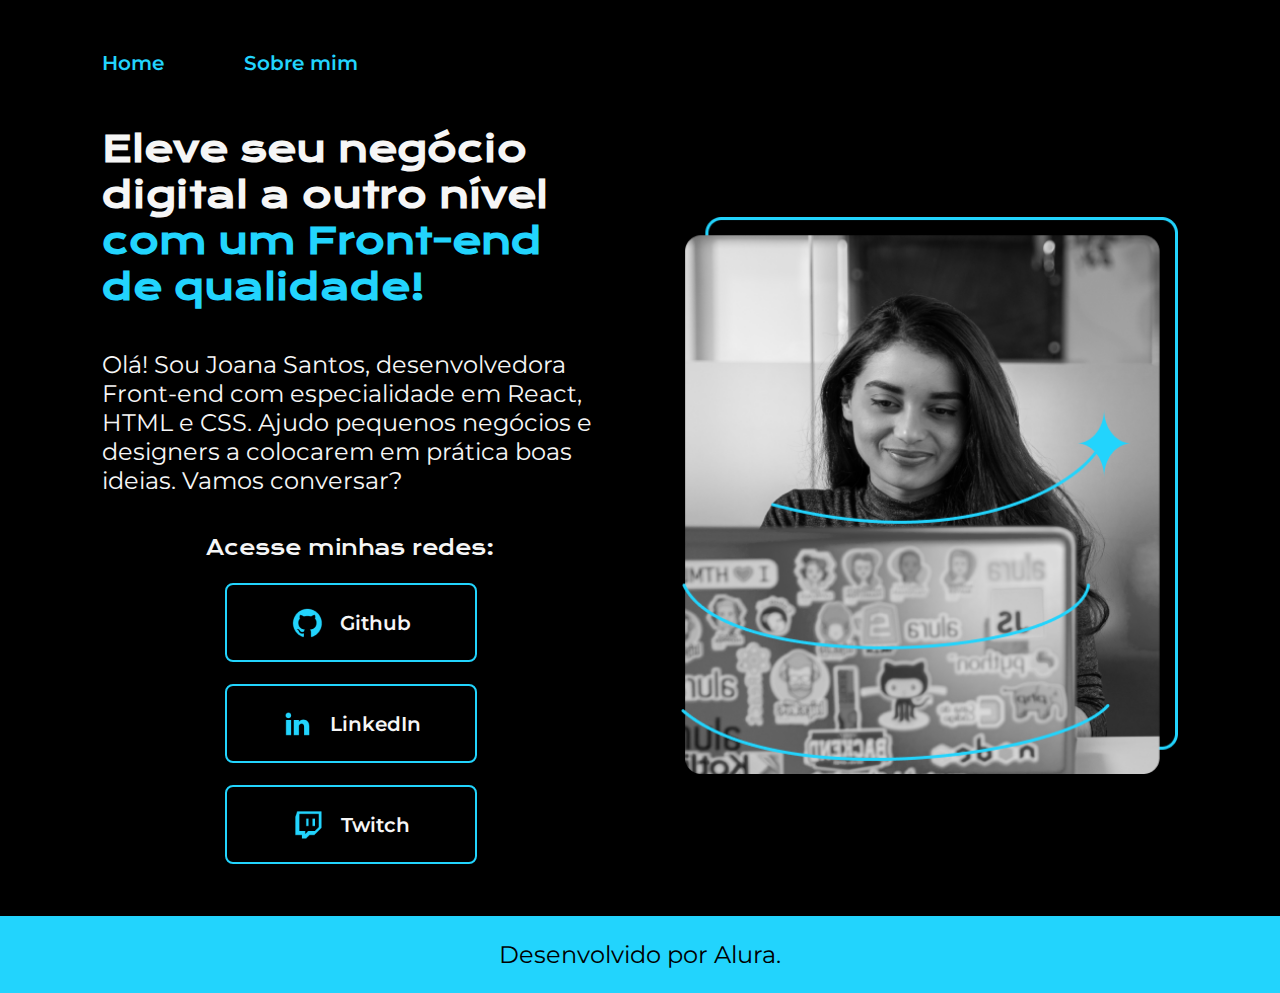
<file: index.html>
<!DOCTYPE html>
<html lang="pt-br">
    <head>
        <meta charset="UTF-8" />
        <meta name="viewport" content="width=device-width, initial-scale=1.0" />
        <title>Portfolio 2</title>
        <link rel="stylesheet" href="./styles/style.css" />
    </head>
    <body>
        <header class="cabecalho">
            <nav class="cabecalho__menu">
                <a class="cabecalho__menu__link" href="index.html">Home</a>
                <a class="cabecalho__menu__link" href="about.html">Sobre mim</a>
            </nav>
        </header>
        <main class="apresentacao">
            <section class="apresentacao__conteudo">
                <h1 class="apresentacao__conteudo__titulo">
                    Eleve seu negócio digital a outro nível
                    <strong class="apresentacao__conteudo__titulo-destaque"
                        >com um Front-end de qualidade!</strong
                    >
                </h1>
                <p class="apresentacao__conteudo__texto">
                    Olá! Sou Joana Santos, desenvolvedora Front-end com
                    especialidade em React, HTML e CSS. Ajudo pequenos negócios
                    e designers a colocarem em prática boas ideias. Vamos
                    conversar?
                </p>
                <div class="apresentacao__links">
                    <h2 class="apresentacao__links__titulo">
                        Acesse minhas redes:
                    </h2>
                    <a
                        class="apresentacao__links__navegacao"
                        href="https://github.com"
                        ><img src="./assets/github.png" alt="" /> Github</a
                    >
                    <a
                        class="apresentacao__links__navegacao"
                        href="https://linkedin.com"
                        ><img src="./assets/linkedin.png" alt="" /> LinkedIn</a
                    >
                    <a
                        class="apresentacao__links__navegacao"
                        href="https://twitch.com"
                        ><img src="./assets/twitch.png" alt="" /> Twitch</a
                    >
                </div>
            </section>
            <img
                class="apresentacao__imagem"
                src="./assets/Imagem.png"
                alt="Moça que fez o design"
            />
        </main>
        <footer class="rodape">Desenvolvido por Alura.</footer>
    </body>
</html>
</file>
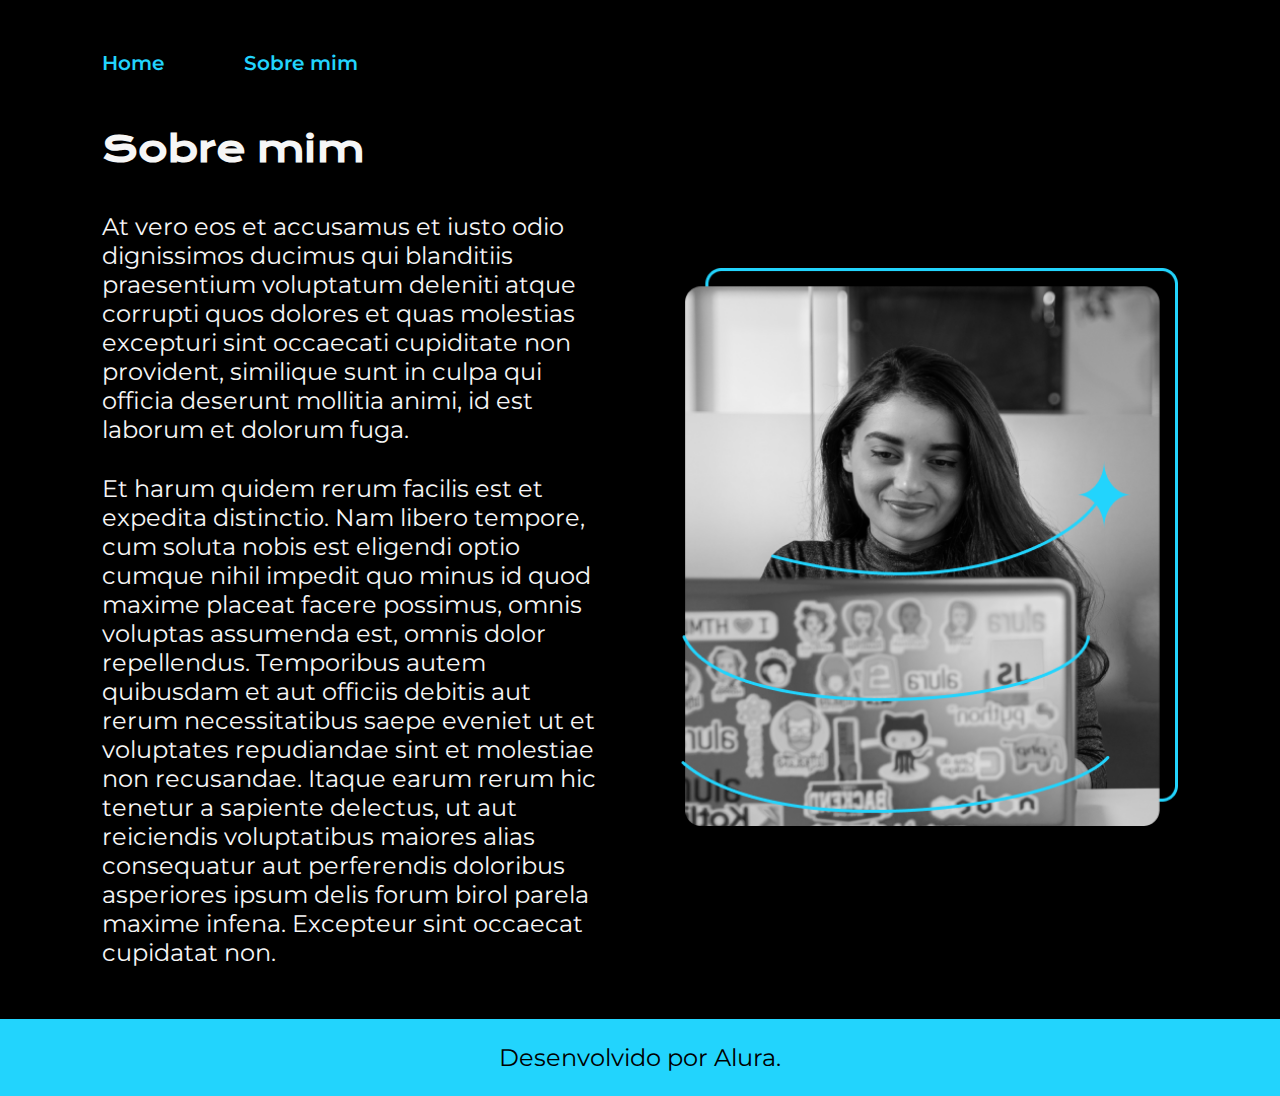
<file: about.html>
<!DOCTYPE html>
<html lang="pt-br">
    <head>
        <meta charset="UTF-8" />
        <meta name="viewport" content="width=device-width, initial-scale=1.0" />
        <title>Sobre mim</title>
        <link rel="stylesheet" href="./styles/style.css" />
    </head>
    <body>
        <header class="cabecalho">
            <nav class="cabecalho__menu">
                <a class="cabecalho__menu__link" href="index.html">Home</a>
                <a class="cabecalho__menu__link" href="about.html">Sobre mim</a>
            </nav>
        </header>
        <main class="apresentacao">
            <section class="apresentacao__conteudo">
                <h1 class="apresentacao__conteudo__titulo">Sobre mim</h1>
                <div class="apresentacao__conteudo__texto-div">
                    <p class="apresentacao__conteudo__texto">
                        At vero eos et accusamus et iusto odio dignissimos
                        ducimus qui blanditiis praesentium voluptatum deleniti
                        atque corrupti quos dolores et quas molestias excepturi
                        sint occaecati cupiditate non provident, similique sunt
                        in culpa qui officia deserunt mollitia animi, id est
                        laborum et dolorum fuga.
                    </p>
                    <p class="apresentacao__conteudo__texto">
                        Et harum quidem rerum facilis est et expedita
                        distinctio. Nam libero tempore, cum soluta nobis est
                        eligendi optio cumque nihil impedit quo minus id quod
                        maxime placeat facere possimus, omnis voluptas assumenda
                        est, omnis dolor repellendus. Temporibus autem quibusdam
                        et aut officiis debitis aut rerum necessitatibus saepe
                        eveniet ut et voluptates repudiandae sint et molestiae
                        non recusandae. Itaque earum rerum hic tenetur a
                        sapiente delectus, ut aut reiciendis voluptatibus
                        maiores alias consequatur aut perferendis doloribus
                        asperiores ipsum delis forum birol parela maxime infena.
                        Excepteur sint occaecat cupidatat non.
                    </p>
                </div>
            </section>
            <img
                class="apresentacao__imagem"
                src="./assets/Imagem.png"
                alt="Moça que fez o design"
            />
        </main>
        <footer class="rodape">Desenvolvido por Alura.</footer>
    </body>
</html>
</file>
<file: styles/style.css>
@import url("https://fonts.googleapis.com/css2?family=Krona+One&family=Montserrat:wght@100..900&display=swap");

/*==== Reset do CSS ====*/
* {
    margin: 0;
    padding: 0;
}

/*==== Variáveis ====*/
:root {
    --cor-primaria: #000000;
    --cor-secundaria: #f6f6f6;
    --cor-terciaria: #22d4fd;
    --cor-hover: #272727;

    --font-primaria: "Krona One", sans-serif;
    --font-secundaria: "Montserrat", sans-serif;
}

/*==== Estilo globais ====*/
body {
    background-color: var(--cor-primaria);
    color: var(--cor-secundaria);
    box-sizing: border-box;
}

/*==== Header ====*/
.cabecalho {
    padding: 4% 0% 0% 8%;
}

.cabecalho__menu {
    display: flex;
    gap: 80px;
}

.cabecalho__menu__link {
    font-family: var(--font-secundaria);
    font-weight: 600;
    font-size: 1.25rem;
    color: var(--cor-terciaria);
    text-decoration: none;
}

.cabecalho__menu__link:hover {
    color: var(--cor-secundaria);
}

/*==== Main ====*/
.apresentacao {
    display: flex;
    align-items: center;
    justify-content: space-between;
    padding: 4% 8%;
    gap: 82px;
}

.apresentacao__conteudo {
    width: 50%;
    display: flex;
    flex-direction: column;
    gap: 40px;
}

.apresentacao__conteudo__titulo {
    font-family: var(--font-primaria);
    font-size: 2.25rem;
}

.apresentacao__conteudo__titulo-destaque {
    color: var(--cor-terciaria);
}

.apresentacao__conteudo__texto-div {
    display: flex;
    flex-direction: column;
    gap: 30px;
}

.apresentacao__conteudo__texto {
    font-family: var(--font-secundaria);
    font-size: 1.5rem;
    font-weight: 400;
}

.apresentacao__links {
    display: flex;
    flex-direction: column;
    align-items: center;
    justify-content: space-between;
    gap: 22px;
}

.apresentacao__links__titulo {
    font-family: var(--font-primaria);
    font-weight: 400;
    font-size: 1.25rem;
}

.apresentacao__links__navegacao {
    display: flex;
    justify-content: center;
    align-items: center;
    gap: 16px;
    width: 50%;
    text-align: center;
    border-radius: 8px;
    border: 2px solid var(--cor-terciaria);
    font-size: 1.25rem;
    padding: 21.5px 0;
    text-decoration: none;
    color: var(--cor-secundaria);
    font-family: var(--font-secundaria);
    font-weight: 600;
}

.apresentacao__links__link:hover {
    background-color: var(--cor-hover);
}

.apresentacao__imagem {
    width: 50%;
}

/*==== Footer ====*/
.rodape {
    color: var(--cor-primaria);
    background-color: var(--cor-terciaria);
    padding: 24px;
    text-align: center;
    font-family: var(--font-secundaria);
    font-size: 1.5rem;
}

@media (max-width: 1200px) {
    .cabecalho {
        padding: 4% 0%;
    }

    .cabecalho__menu {
        justify-content: center;
    }

    .apresentacao {
        flex-direction: column-reverse;
        padding: 0% 4% 4%;
        gap: 40px;
    }

    .apresentacao__conteudo {
        width: auto;
    }
}
</file>
